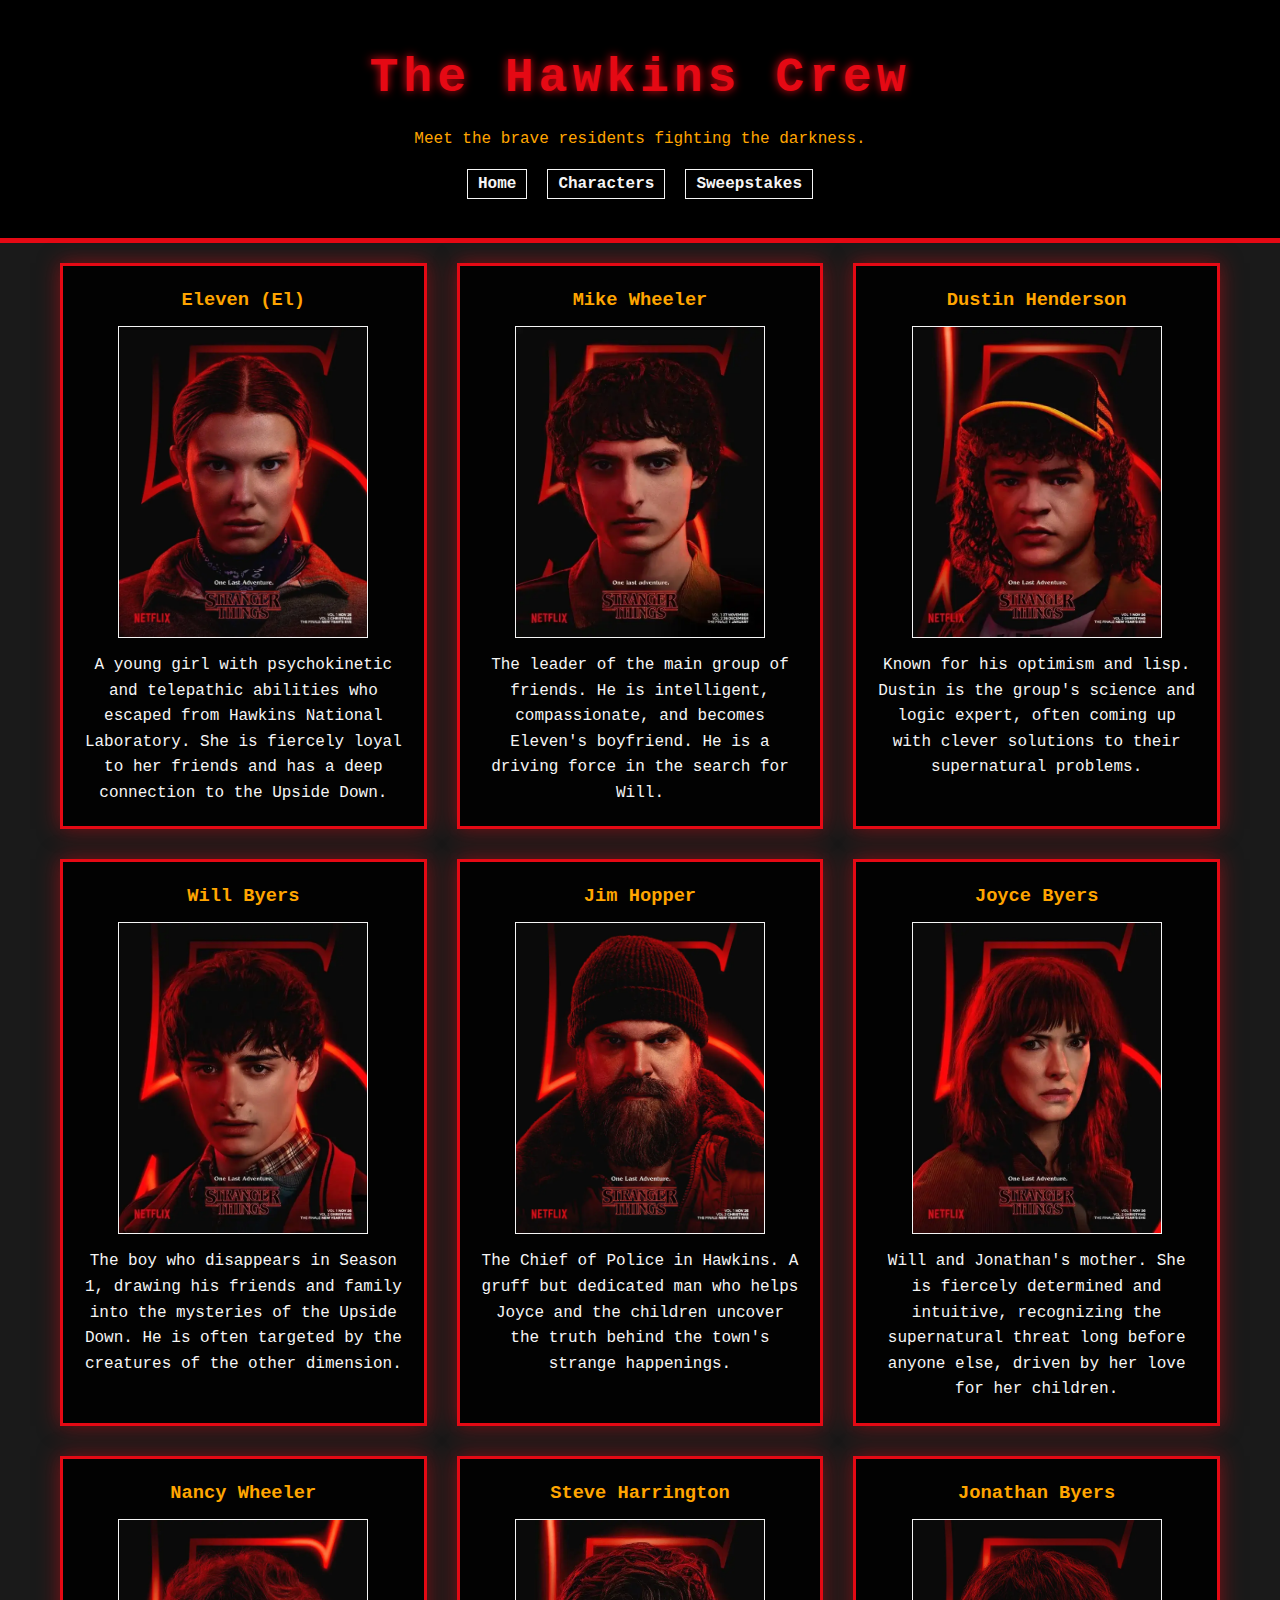
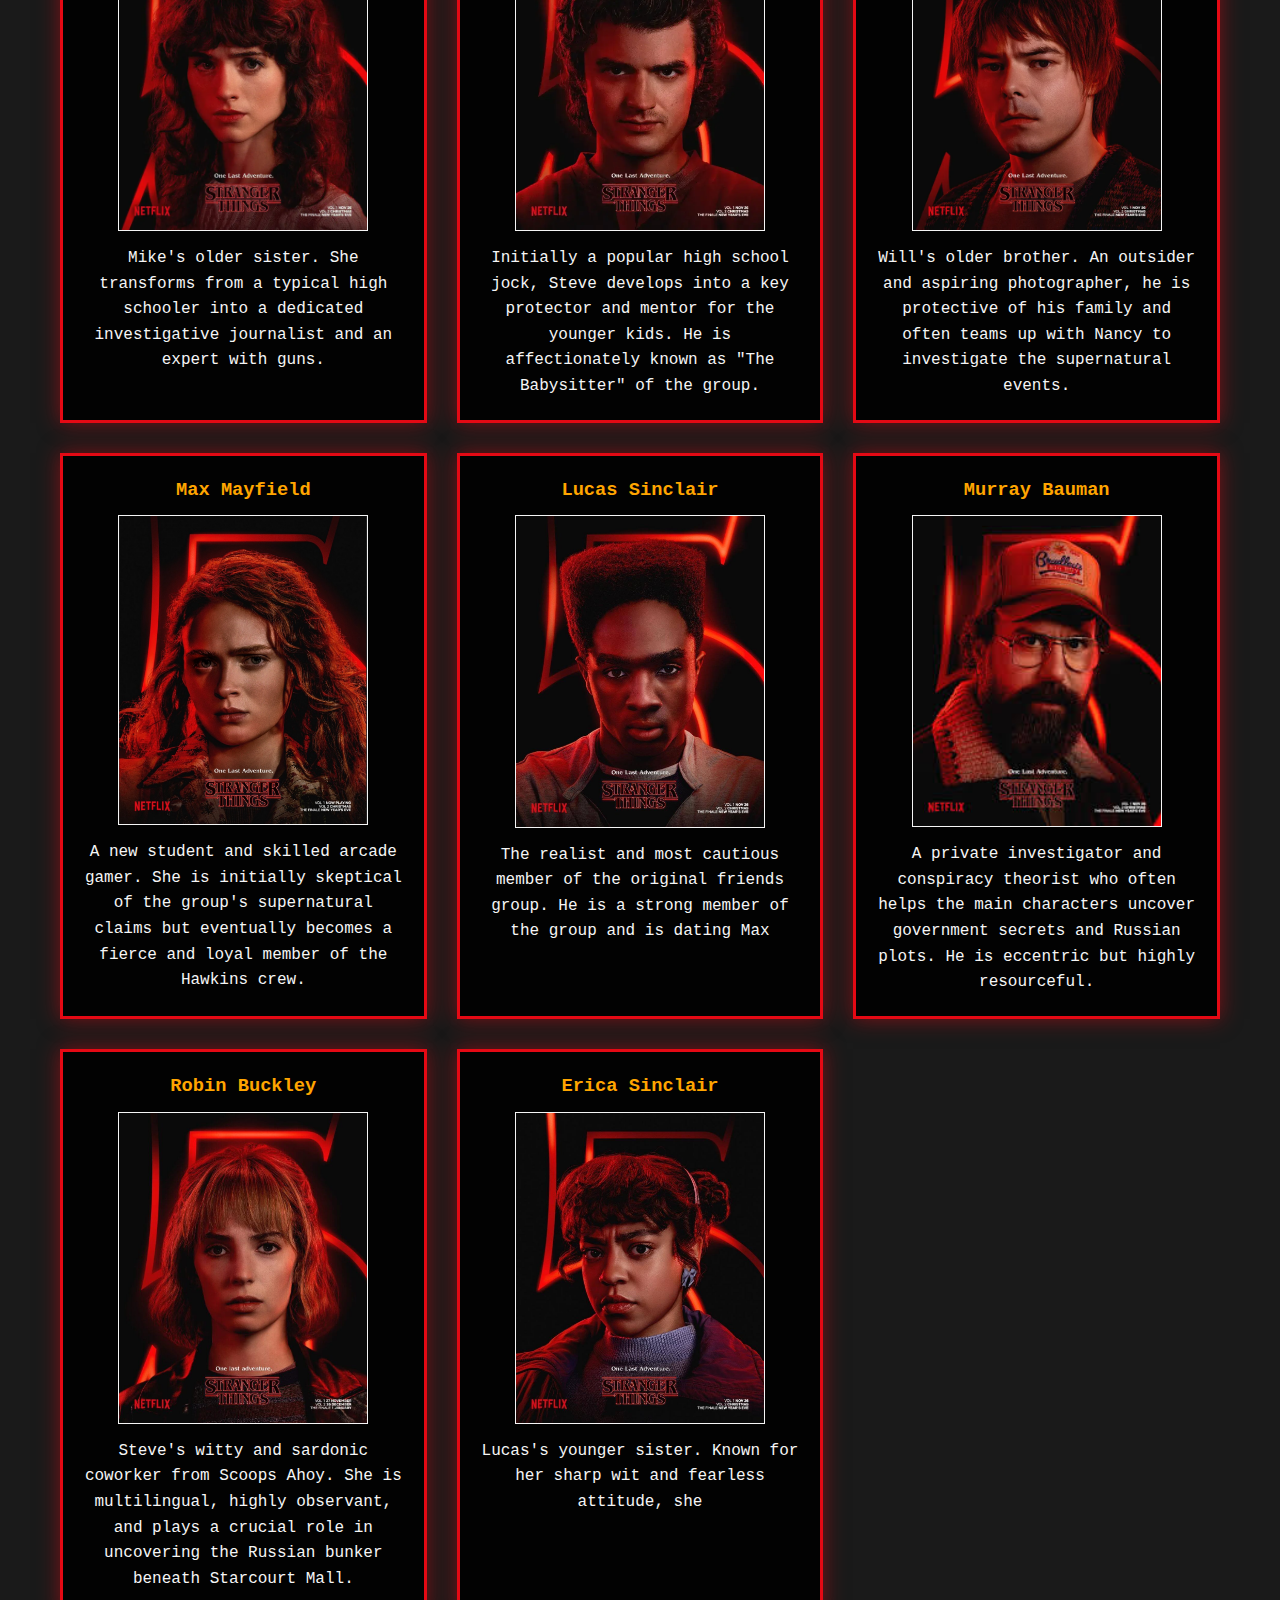
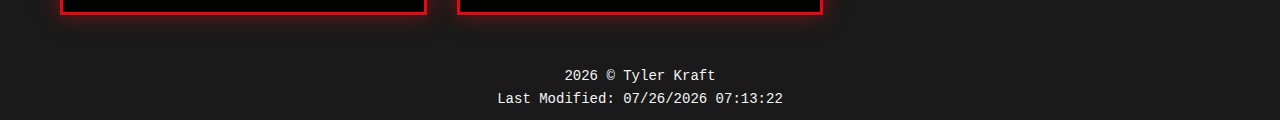
<file: final-project/characters.html>
<!DOCTYPE html>
<html lang="en">
<head>
    <meta charset="UTF-8">
    <meta name="viewport" content="width=device-width, initial-scale=1.0">
    <title>Stranger Things - Characters</title>
    <link rel="stylesheet" href="styles/styles.css">
    <script src="scripts/script.js" defer></script>
</head>
<body>
    <header class="header">
        <h1>The Hawkins Crew</h1>
        <p>Meet the brave residents fighting the darkness.</p>
        <nav>
            <ul>
                <li><a href="strangerthings.html">Home</a></li>
                <li><a href="characters.html">Characters</a></li>
                <li><a href="form.html">Sweepstakes</a></li>
            </ul>
        </nav>
    </header>

    <main class="container">
        <div class="character-grid">
            
            <div class="character-card">
                <h3>Eleven (El)</h3>
                <img src="images/eleven.webp" alt="A photo of Eleven" loading="lazy">
                <p>A young girl with psychokinetic and telepathic abilities who escaped from Hawkins National Laboratory. She is fiercely loyal to her friends and has a deep connection to the Upside Down.</p>
            </div>

            <div class="character-card">
                <h3>Mike Wheeler</h3>
                <img src="images/mike.webp" alt="A photo of Mike Wheeler" loading="lazy">
                <p>The leader of the main group of friends. He is intelligent, compassionate, and becomes Eleven's boyfriend. He is a driving force in the search for Will.</p>
            </div>

            <div class="character-card">
                <h3>Dustin Henderson</h3>
                <img src="images/dustin.webp" alt="A photo of Dustin Henderson" loading="lazy">
                <p>Known for his optimism and lisp. Dustin is the group's science and logic expert, often coming up with clever solutions to their supernatural problems.</p>
            </div>

            <div class="character-card">
                <h3>Will Byers</h3>
                <img src="images/will.webp" alt="A photo of Will Byers" loading="lazy">
                <p>The boy who disappears in Season 1, drawing his friends and family into the mysteries of the Upside Down. He is often targeted by the creatures of the other dimension.</p>
            </div>

            <div class="character-card">
                <h3>Jim Hopper</h3>
                <img src="images/hopper.webp" alt="A photo of Jim Hopper" loading="lazy">
                <p>The Chief of Police in Hawkins. A gruff but dedicated man who helps Joyce and the children uncover the truth behind the town's strange happenings.</p>
            </div>
            
            <div class="character-card">
                <h3>Joyce Byers</h3>
                <img src="images/joyce.webp" alt="A photo of Joyce Byers" loading="lazy">
                <p>Will and Jonathan's mother. She is fiercely determined and intuitive, recognizing the supernatural threat long before anyone else, driven by her love for her children.</p>
            </div>

            <div class="character-card">
                <h3>Nancy Wheeler</h3>
                <img src="images/nancy.webp" alt="A photo of Nancy Wheeler" loading="lazy">
                <p>Mike's older sister. She transforms from a typical high schooler into a dedicated investigative journalist and an expert with guns.</p>
            </div>

            <div class="character-card">
                <h3>Steve Harrington</h3>
                <img src="images/steve.webp" alt="A photo of Steve Harrington" loading="lazy">
                <p>Initially a popular high school jock, Steve develops into a key protector and mentor for the younger kids. He is affectionately known as "The Babysitter" of the group.</p>
            </div>

            <div class="character-card">
                <h3>Jonathan Byers</h3>
                <img src="images/jonathan.webp" alt="A photo of Jonathan Byers" loading="lazy">
                <p>Will's older brother. An outsider and aspiring photographer, he is protective of his family and often teams up with Nancy to investigate the supernatural events.</p>
            </div>

            <div class="character-card">
                <h3>Max Mayfield</h3>
                <img src="images/max.png" alt="A photo of Max Mayfield" loading="lazy">
                <p>A new student and skilled arcade gamer. She is initially skeptical of the group's supernatural claims but eventually becomes a fierce and loyal member of the Hawkins crew.</p>
            </div>

            <div class="character-card">
                <h3>Lucas Sinclair</h3>
                <img src="images/lucas.jpg" alt="A photo of Lucas Sinclair" loading="lazy">
                <p>The realist and most cautious member of the original friends group. He is a strong member of the group and is dating Max</p>
            </div>

            <div class="character-card">
                <h3>Murray Bauman</h3>
                <img src="images/murray.jpeg" alt="A photo of Murray Bauman" loading="lazy">
                <p>A private investigator and conspiracy theorist who often helps the main characters uncover government secrets and Russian plots. He is eccentric but highly resourceful.</p>
            </div>

            <div class="character-card">
                <h3>Robin Buckley</h3>
                <img src="images/robin.jpeg" alt="A photo of Robin Buckley" loading="lazy">
                <p>Steve's witty and sardonic coworker from Scoops Ahoy. She is multilingual, highly observant, and plays a crucial role in uncovering the Russian bunker beneath Starcourt Mall.</p>
            </div>

            <div class="character-card">
                <h3>Erica Sinclair</h3>
                <img src="images/erica.jpg" alt="A photo of Erica Sinclair" loading="lazy">
                <p>Lucas's younger sister. Known for her sharp wit and fearless attitude, she
            </div>
        </div>
    </main>

    <footer>
        <p>
            <span id="currentyear"></span> &copy; Tyler Kraft
        </p>
        <p id="lastModified"></p>
    </footer>
</body>
</html>
</file>
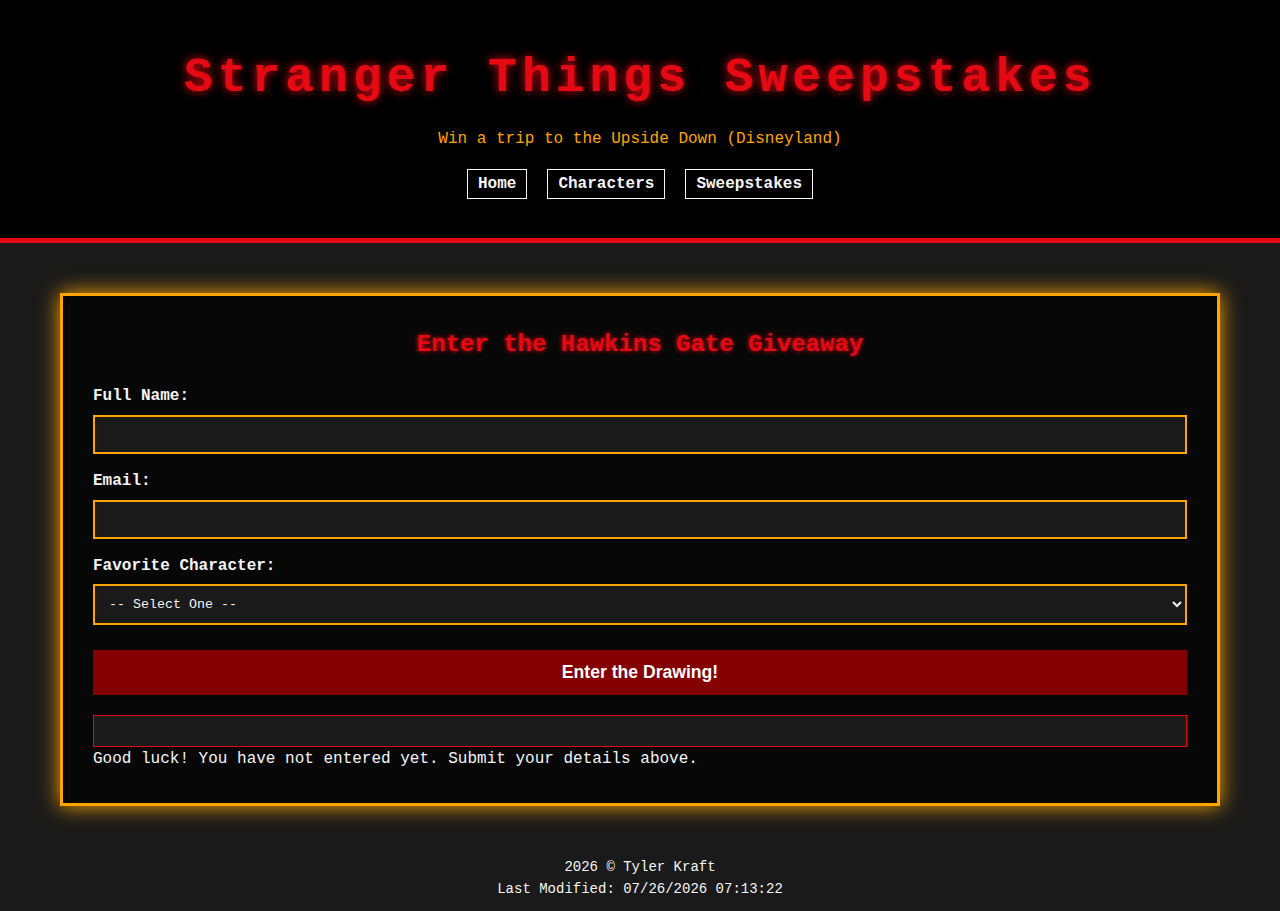
<file: final-project/form.html>
<!DOCTYPE html>
<html lang="en">
<head>
    <meta charset="UTF-8">
    <meta name="viewport" content="width=device-width, initial-scale=1.0">
    <title>Stranger Things Sweepstakes</title>
    <link rel="stylesheet" href="styles/styles.css">
    <link rel="stylesheet" href="styles/form.css">
</head>
<body>
    <header class="header">
        <h1>Stranger Things Sweepstakes</h1>
        <p>Win a trip to the Upside Down (Disneyland)</p>
        <nav>
            <ul>
                <li><a href="strangerthings.html">Home</a></li>
                <li><a href="characters.html">Characters</a></li>
                <li><a href="form.html">Sweepstakes</a></li>
            </ul>
        </nav>
    </header>

    <main class="container">
        <section class="form-section">
            <h2>Enter the Hawkins Gate Giveaway</h2>
            <form id="sweepstakesForm">
                <div class="form-group">
                    <label for="name">Full Name:</label>
                    <input type="text" id="name" name="name" required>
                </div>
                <div class="form-group">
                    <label for="email">Email:</label>
                    <input type="email" id="email" name="email" required>
                </div>
                <div class="form-group">
                    <label for="character">Favorite Character:</label>
                    <select id="character" name="character" required>
                        <option value="">-- Select One --</option>
                        </select>
                </div>
                <button type="submit" id="submitButton">Enter the Drawing!</button>
            </form>
            <div id="output"></div>
            <div id="checkLocalStorage"></div>
        </section>
    </main>
    <script src="scripts/script.js" defer></script>
    <footer>
        <p>
            <span id="currentyear"></span> &copy; Tyler Kraft
        </p>
        <p id="lastModified"></p>
    </footer>

</body>
</html>
</file>
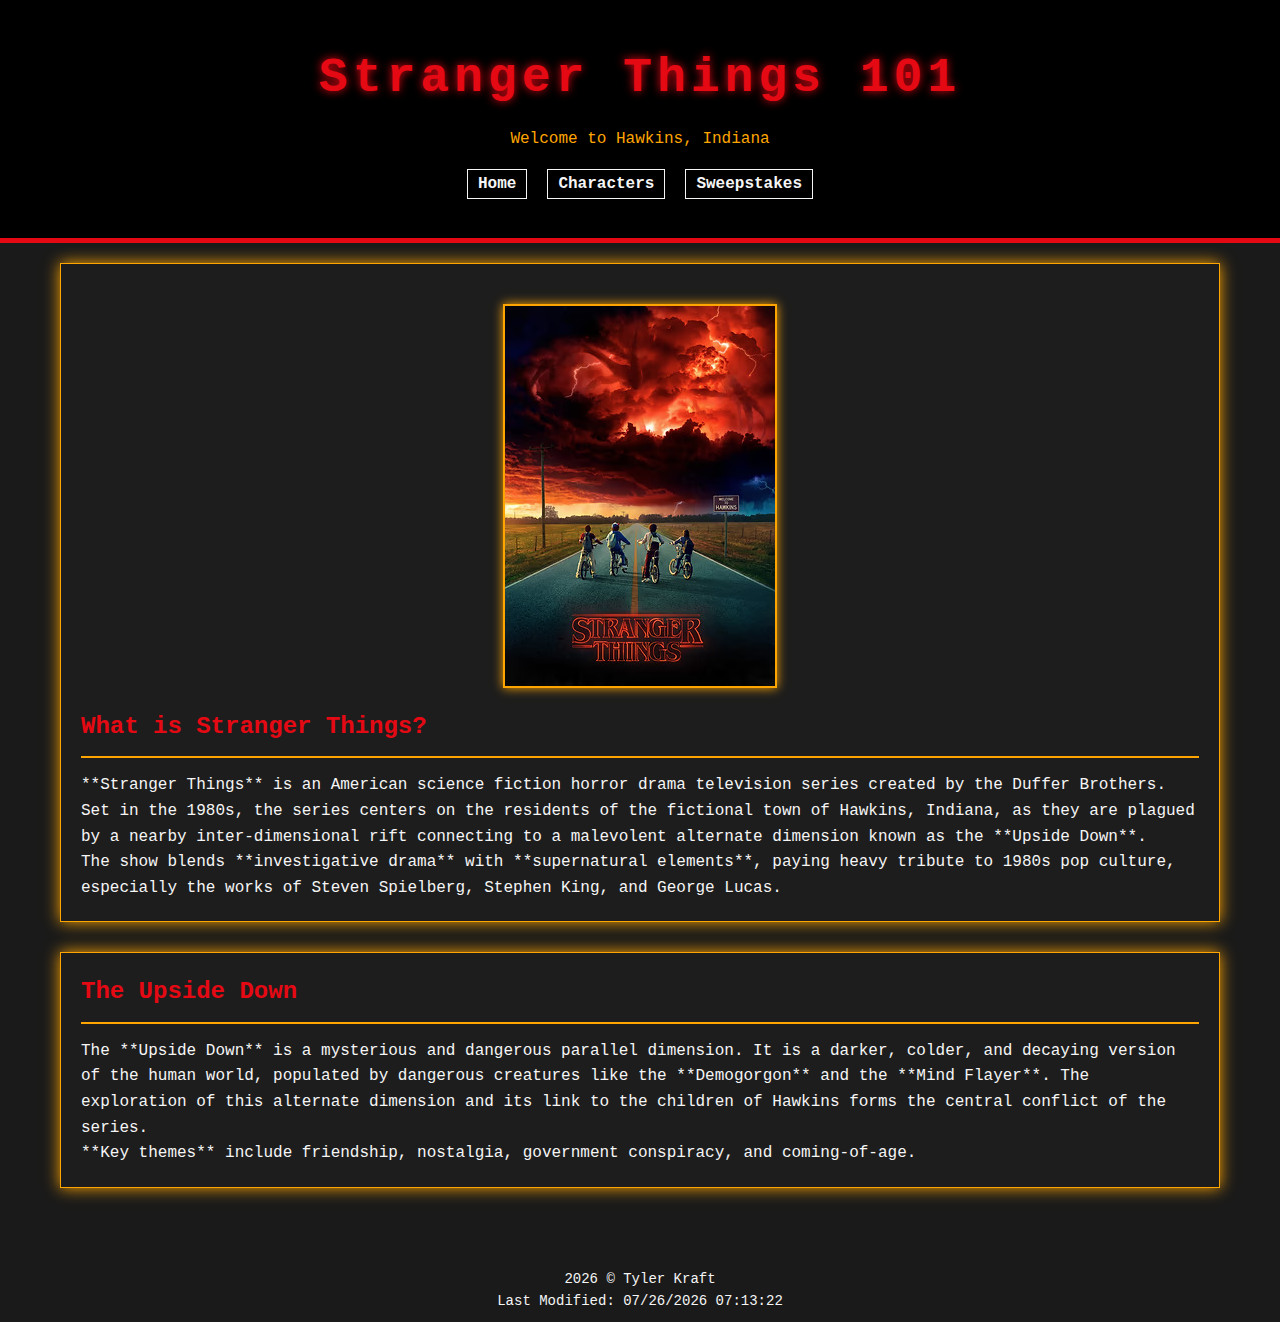
<file: final-project/strangerthings.html>
<!DOCTYPE html>
<html lang="en">
<head>
    <meta charset="UTF-8">
    <meta name="viewport" content="width=device-width, initial-scale=1.0">
    <title>Stranger Things - Welcome to Hawkins</title>
    <link rel="stylesheet" href="styles/styles.css">
    <script src="scripts/script.js" defer></script>
</head>
<body>
    <header class="header">
        <h1>Stranger Things 101</h1>
        <p>Welcome to Hawkins, Indiana</p>
        <nav>
            <ul>
                <li><a href="strangerthings.html">Home</a></li>
                <li><a href="characters.html">Characters</a></li>
                <li><a href="form.html">Sweepstakes</a></li>
            </ul>
        </nav>
    </header>

    <main class="container">
        <section class="st-section">
            <img src="images/poster.jpg" alt="Stranger Things Poster" class="poster" loading="lazy">
            <h2>What is Stranger Things?</h2>
            <p>
                **Stranger Things** is an American science fiction horror drama television series created by the Duffer Brothers. Set in the 1980s, the series centers on the residents of the fictional town of Hawkins, Indiana, as they are plagued by a nearby inter-dimensional rift connecting to a malevolent alternate dimension known as the **Upside Down**.
            </p>
            <p>
                The show blends **investigative drama** with **supernatural elements**, paying heavy tribute to 1980s pop culture, especially the works of Steven Spielberg, Stephen King, and George Lucas.
            </p>
        </section>
        <section class="st-section">
            <h2>The Upside Down</h2>
            <p>
                The **Upside Down** is a mysterious and dangerous parallel dimension. It is a darker, colder, and decaying version of the human world, populated by dangerous creatures like the **Demogorgon** and the **Mind Flayer**. The exploration of this alternate dimension and its link to the children of Hawkins forms the central conflict of the series.
            </p>
            <p>
                **Key themes** include friendship, nostalgia, government conspiracy, and coming-of-age.
            </p>
        </section>
    </main>

    <footer>
        <p>
            <span id="currentyear"></span> &copy; Tyler Kraft
        </p>
        <p id="lastModified"></p>
    </footer>
</body>
</html>
</file>
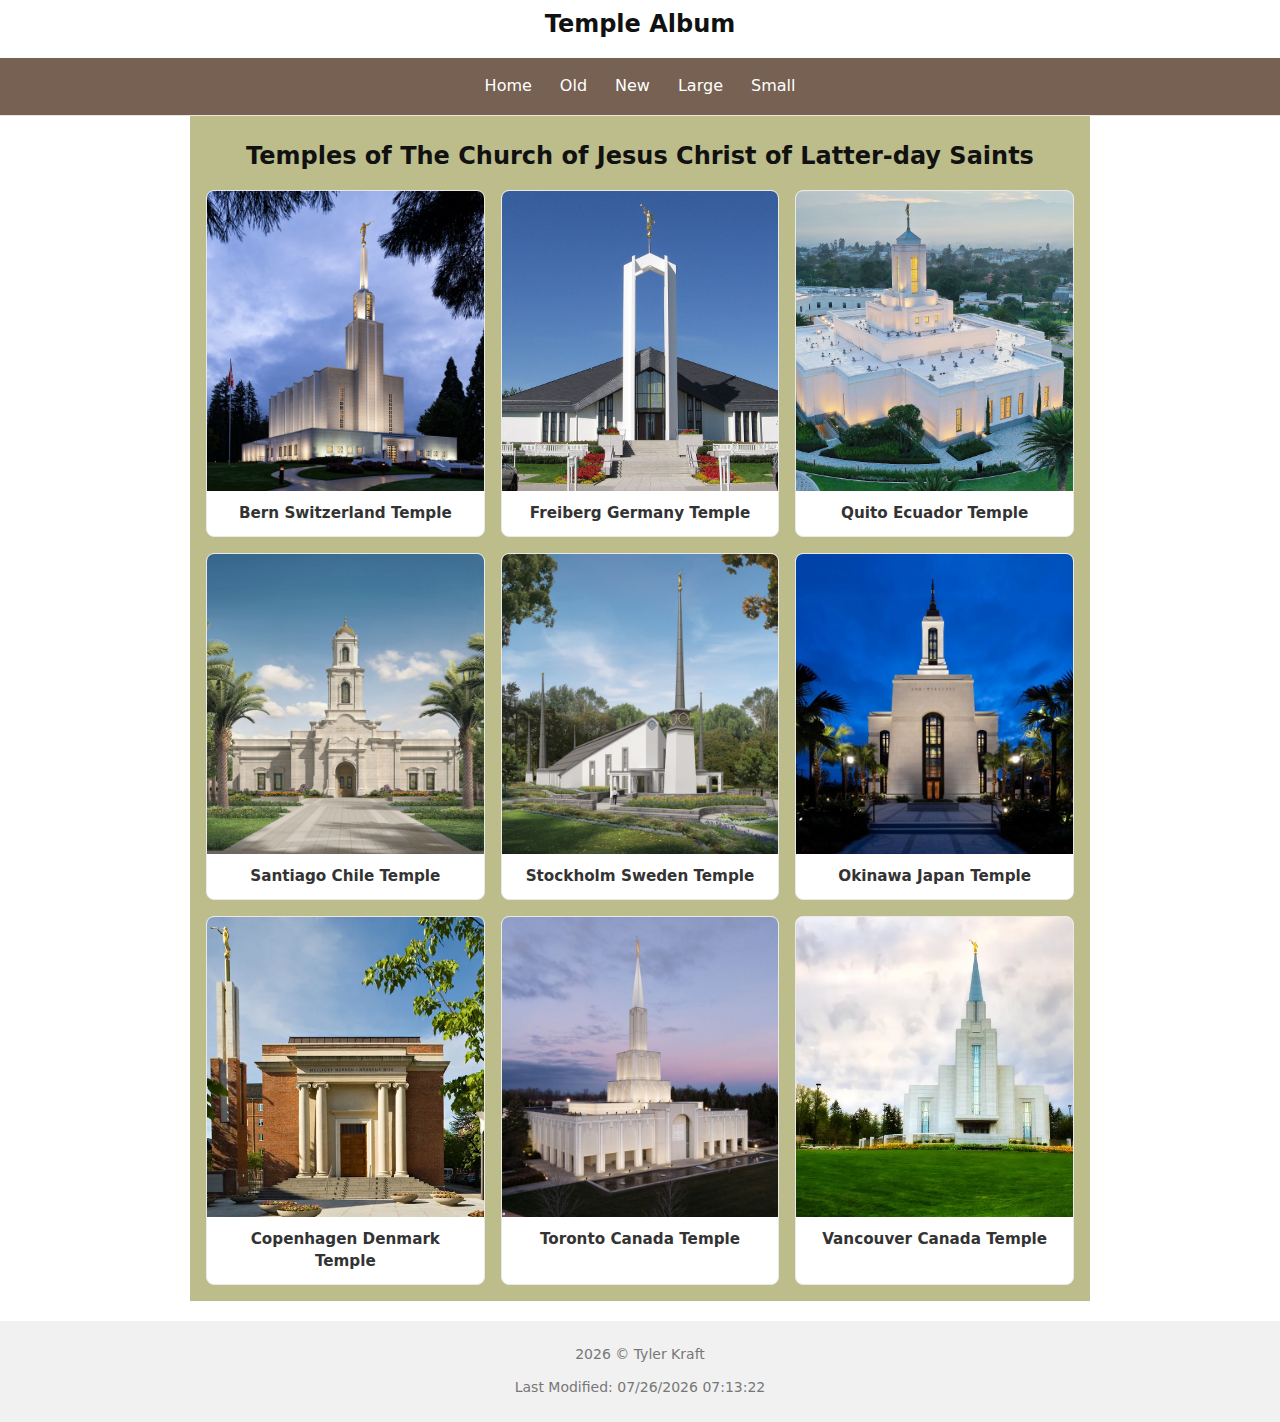
<file: W02/temples.html>
<!DOCTYPE html>
<html lang="en">
<head>
    <meta charset="UTF-8">
    <meta name="viewport" content="width=device-width, initial-scale=1.0">
    <title>Document</title>
    <link rel="stylesheet" href="./styles/temples.css">
    <link rel="stylesheet" href="./styles/temples-large.css">
    <script src="./scripts/temples.js" defer></script>
</head>
<body>
    <header>
        <h1>Temple Album</h1>
        <button id="hamburger">☰</button>
        <nav>
            <a href="#">Home</a>
            <a href="#">Old</a>
            <a href="#">New</a>
            <a href="#">Large</a>
            <a href="#">Small</a>
        </nav>
    </header>
    <main>
        <h1>Temples of The Church of Jesus Christ of Latter-day Saints</h1>
        <section class="temple-gallery">
            <figure class="temple-card">
                <img src="./images/berntemple.jpg" alt="Bern Switzerland Temple">
                <figcaption>Bern Switzerland Temple</figcaption>
            </figure>
            <figure class="temple-card">
                <img src="./images/freibergtemple.jpeg" alt="Freiberg Germany Temple">
                <figcaption>Freiberg Germany Temple</figcaption>
            </figure>
            <figure class="temple-card">
                <img src="./images/quitotemple.jpg" alt="Quito Ecuador Temple">
                <figcaption>Quito Ecuador Temple</figcaption>
            </figure>
            <figure class="temple-card">
                <img src="./images/santiagotemple.jpg" alt="Santiago Chile Temple">
                <figcaption>Santiago Chile Temple</figcaption>
            </figure>
            <figure class="temple-card">
                <img src="./images/stockholmtemple.jpg" alt="Stockholm Sweden Temple">
                <figcaption>Stockholm Sweden Temple</figcaption>
            </figure>
            <figure class="temple-card">
                <img src="./images/okinawatemple.jpg" alt="Okinawa Japan Temple">
                <figcaption>Okinawa Japan Temple</figcaption>
            </figure>
            <figure class="temple-card">
                <img src="./images/copenhagentemple.webp" alt="Copenhagen Temple">
                <figcaption>Copenhagen Denmark Temple</figcaption>
            </figure>
            <figure class="temple-card">
                <img src="./images/torontotemple.jpg" alt="Toronto Canada Temple">
                <figcaption>Toronto Canada Temple</figcaption>
            </figure>
            <figure class="temple-card">
                <img src="./images/vancouvertemple.webp" alt="Vancouver Canada Temple">
                <figcaption>Vancouver Canada Temple</figcaption>
            </figure>
        </section>
    </main>
    <footer>
        <p>
            <span id="currentyear"></span> &copy; Tyler Kraft
        </p>
        <p id="lastModified"></p>
    </footer>
</body>
</html>
</file>
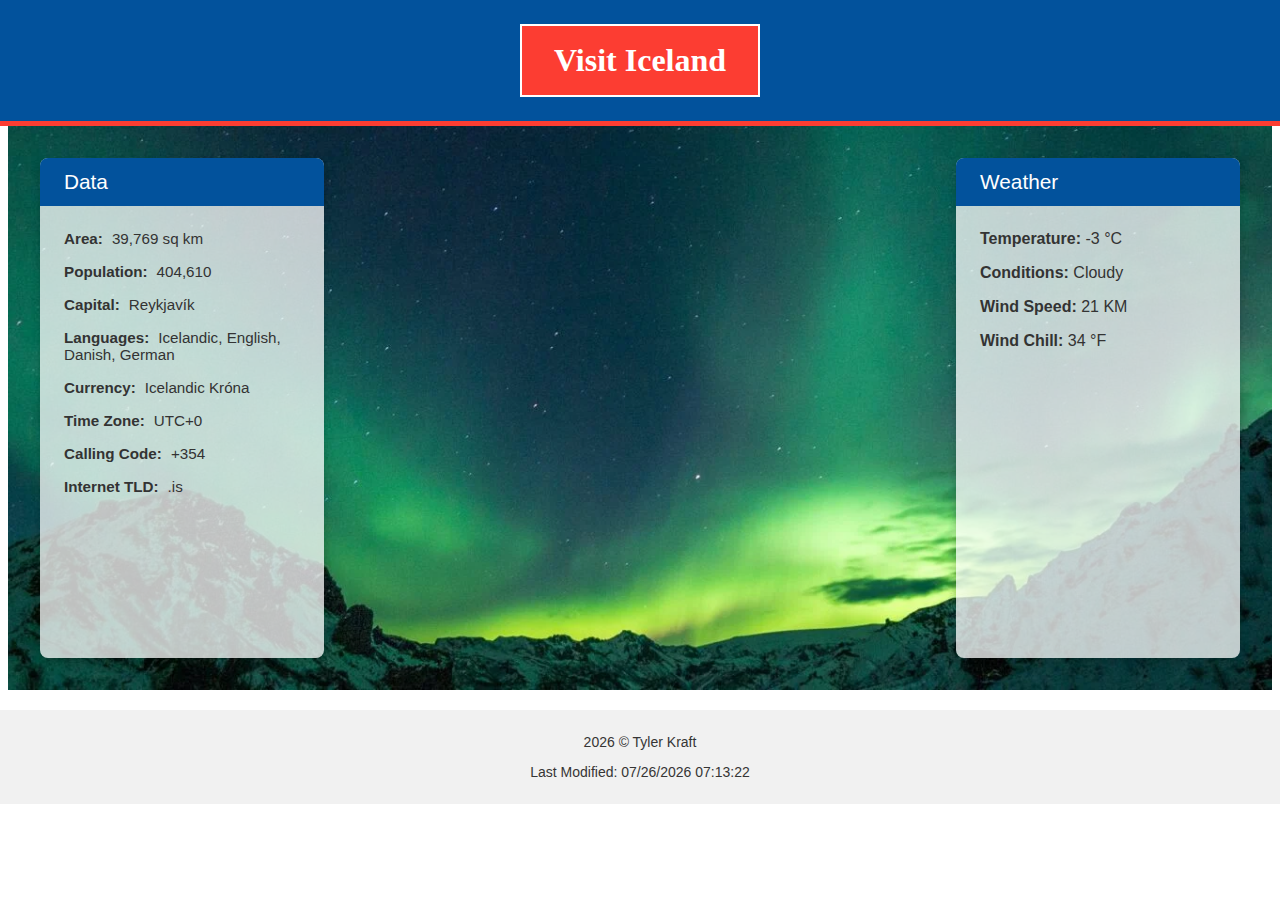
<file: week3/place.html>
<!DOCTYPE html>
<html lang="en">
<head>
    <meta charset="UTF-8">
    <meta name="viewport" content="width=device-width, initial-scale=1.0">
    <title>Visit Iceland: The Land of Fire and Ice</title>
    <link rel="stylesheet" href="styles/main.css">
</head>
<body>
    <header>
        <h1>Visit Iceland</h1>
    </header>

    <main>
        <section class="hero">
                <img src="images/iceland.jpeg" alt="Vibrant Northern Lights over Iceland" loading="lazy" width="800" height="500">
            <div class="hero-text">
                <h2>The Land of Fire and Ice</h2>
            </div>
        </section>
        <section class="weather-card">
            <h2>Weather <span></span></h2> <div class="weather-content">
                <img src="images/reshot-icon-weather-8CKJB9YN7X.svg" alt="Cloudy with sun icon" class="weather-icon-mobile">
                <p><strong>Temperature:</strong> <span id="temp">-3</span> °C</p>
                <p><strong>Conditions:</strong> Cloudy</p>
                <p><strong>Wind Speed:</strong> <span id="wind-speed">21</span> KM</p>
                <p><strong>Wind Chill:</strong> <span id="windchill-value"></span></p>
            </div>
        </section>

        <section class="data-section">
            <h2 class="data-title">Data</h2> <div class="data-content">
                <p class="data-point"><span class="label">Area:</span> <span class="value">39,769 sq km</span></p>
                <p class="data-point"><span class="label">Population:</span> <span class="value">404,610</span></p>
                <p class="data-point"><span class="label">Capital:</span> <span class="value">Reykjavík</span></p>
                <p class="data-point"><span class="label">Languages:</span> <span class="value">Icelandic, English, Danish, German</span></p>
                <p class="data-point"><span class="label">Currency:</span> <span class="value">Icelandic Króna</span></p>
                <p class="data-point"><span class="label">Time Zone:</span> <span class="value">UTC+0</span></p>
                <p class="data-point"><span class="label">Calling Code:</span> <span class="value">+354</span></p>
                <p class="data-point"><span class="label">Internet TLD:</span> <span class="value">.is</span></p>
            </div>
        </section>
        </section>
    </main>

    <footer>
        <p>
            <span id="currentyear"></span> &copy; Tyler Kraft
        </p>
        <p id="lastModified"></p>
    </footer>

    <script src="scripts/main.js" defer></script>
</body>
</html>
</file>
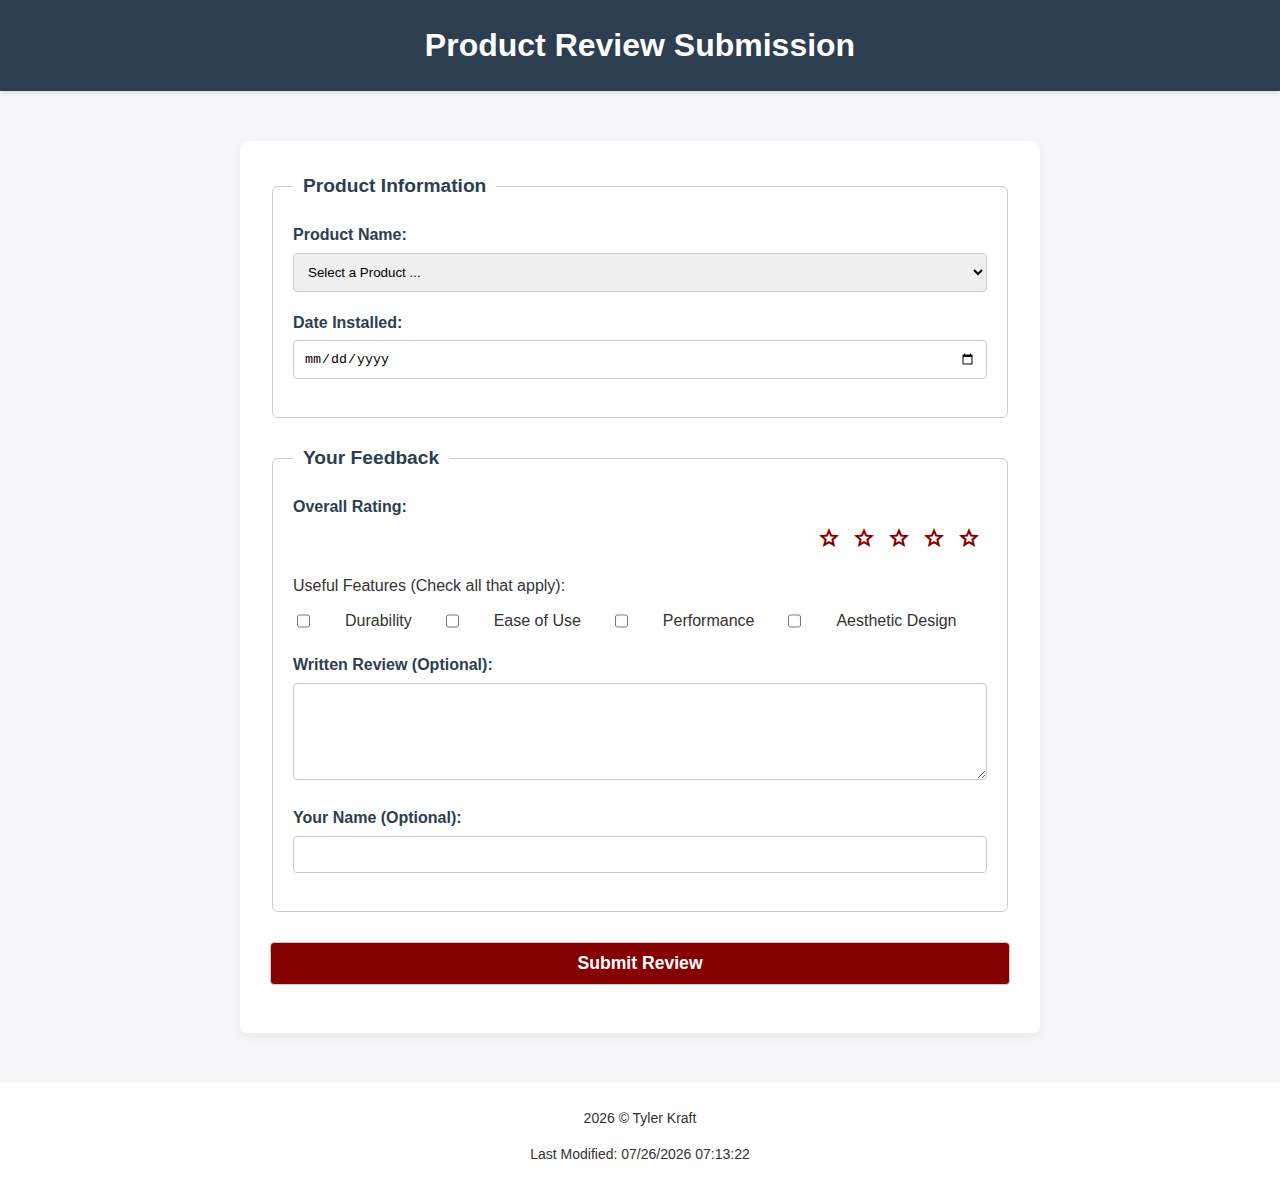
<file: week5/form.html>
<!DOCTYPE html>
<html lang="en">

<head>
    <meta charset="UTF-8">
    <meta name="viewport" content="width=device-width, initial-scale=1.0">
    <title>Product Review Form</title>
    <link rel="stylesheet" href="styles/main.css">
    <link rel="stylesheet" href="https://fonts.googleapis.com/css2?family=Material+Symbols+Outlined:opsz,wght,FILL,GRAD@24,400,0..1,0&icon_names=star"/>
</head>

<body>
    <header>
        <h1>Product Review Submission</h1>
    </header>
    <main>
        <form id="reviewForm" method="get" action="review.html">

            <fieldset>
                <legend>Product Information</legend>

                <div class="form-group">
                    <label for="productName">Product Name:</label>
                    <select id="productName" name="productName" required>
                        <option value="" disabled selected>Select a Product ...</option>
                    </select>
                </div>

                <div class="form-group">
                    <label for="installDate">Date Installed:</label>
                    <input type="date" id="installDate" name="installDate" required>
                </div>
            </fieldset>

            <fieldset>
                <legend>Your Feedback</legend>

                <div class="form-group">
                    <label>Overall Rating:</label>
                    <div class="stars">
                        <input type="radio" id="fivestar" name="stars" value="5" required><span
                            class="material-symbols-outlined">star</span><label for="fivestar">fivestar</label>
                        <input type="radio" id="fourstar" name="stars" value="4" required><span
                            class="material-symbols-outlined">star</span><label for="fourstar">fourstar</label>
                        <input type="radio" id="threestar" name="stars" value="3" required><span
                            class="material-symbols-outlined"> star</span><label for="threestar">threestar</label>
                        <input type="radio" id="twostar" name="stars" value="2" required><span
                            class="material-symbols-outlined"> star</span><label for="twostar">twostar</label>
                        <input type="radio" id="onestar" name="stars" value="1" required><span
                            class="material-symbols-outlined"> star</span><label for="onestar">onestar</label>
                    </div>
                </div>
                <div class="form-group checkbox-group">
                    <label>Useful Features (Check all that apply):</label>
                    <div>
                        <input type="checkbox" id="featureDurability" name="feature" value="Durability">
                        <label for="featureDurability">Durability</label>

                        <input type="checkbox" id="featureEaseOfUse" name="feature" value="Ease of Use">
                        <label for="featureEaseOfUse">Ease of Use</label>

                        <input type="checkbox" id="featurePerformance" name="feature" value="Performance">
                        <label for="featurePerformance">Performance</label>

                        <input type="checkbox" id="featureDesign" name="feature" value="Aesthetic Design">
                        <label for="featureDesign">Aesthetic Design</label>
                    </div>
                </div>

                <div class="form-group">
                    <label for="writtenReview">Written Review (Optional):</label>
                    <textarea id="writtenReview" name="writtenReview" rows="5"></textarea>
                </div>

                <div class="form-group">
                    <label for="userName">Your Name (Optional):</label>
                    <input type="text" id="userName" name="userName">
                </div>
            </fieldset>

            <div class="form-group submit-group">
                <input type="submit" value="Submit Review" class="submit-button">
            </div>

        </form>
    </main>
    <footer>
        <p>
            <span id="currentyear"></span> &copy; Tyler Kraft
        </p>
        <p id="lastModified"></p>
    </footer>
    <script src="scripts/main.js"></script>
</body>

</html>
</file>
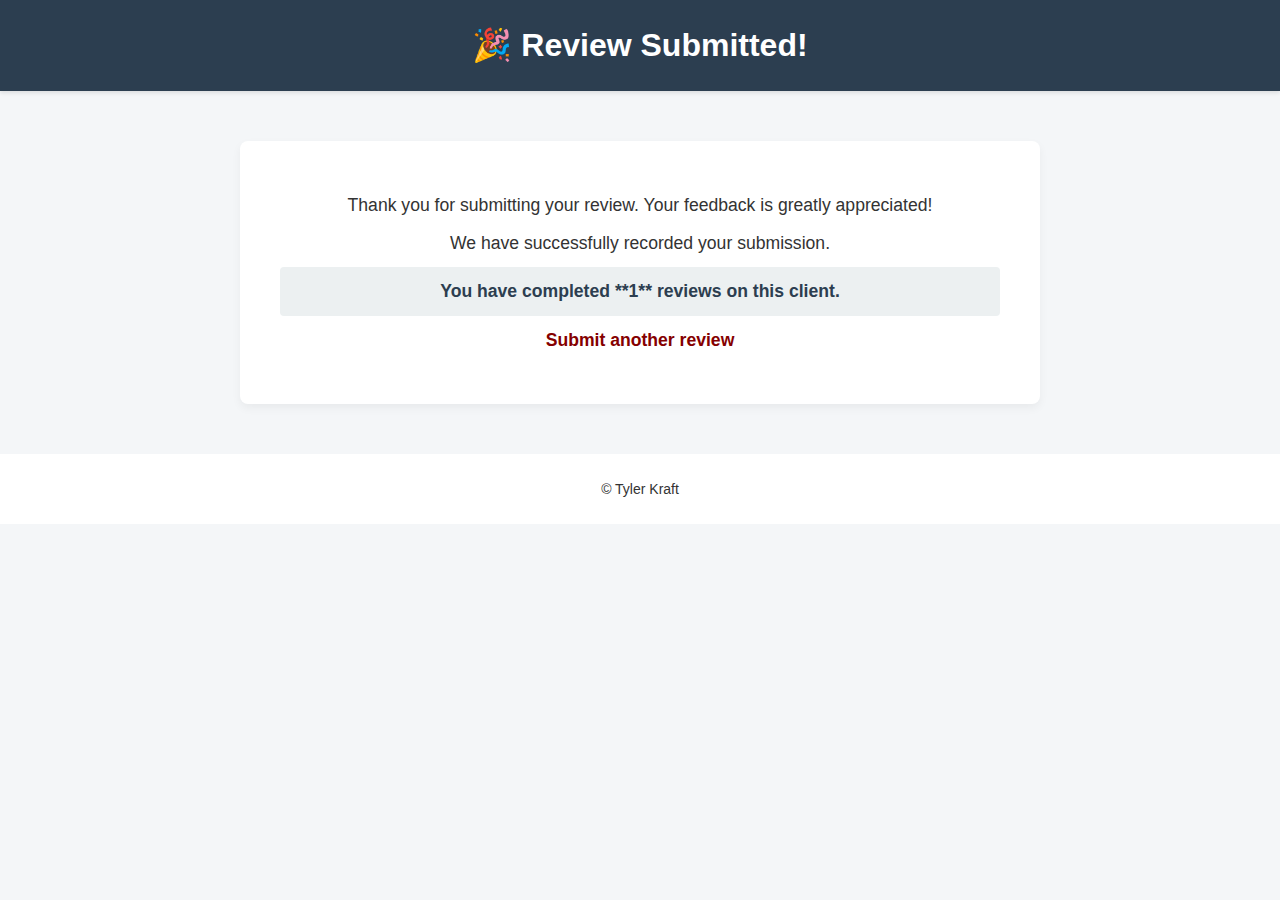
<file: week5/review.html>
<!DOCTYPE html>
<html lang="en">
<head>
    <meta charset="UTF-8">
    <meta name="viewport" content="width=device-width, initial-scale=1.0">
    <title>Review Confirmation</title>
    <link rel="stylesheet" href="styles/main.css">
</head>
<body>
    <header>
        <h1>🎉 Review Submitted!</h1>
    </header>
    <main>
        <div class="confirmation-message">
            <p>Thank you for submitting your review. Your feedback is greatly appreciated!</p>
            <p>We have successfully recorded your submission.</p>
            <p id="reviewCountDisplay" class="count-display">You have completed **0** reviews on this client.</p>
            <p><a href="form.html">Submit another review</a></p>
        </div>
    </main>
    <footer>
        <p>
            <span id="currentyear"></span> &copy; Tyler Kraft
        </p>
        <p id="lastModified"></p>
    </footer>
    <script>
        document.addEventListener('DOMContentLoaded', function() {
        const countDisplay = document.getElementById('reviewCountDisplay');
        let reviewCount = localStorage.getItem('reviewCount');

        reviewCount = reviewCount ? parseInt(reviewCount) + 1 : 1;
        localStorage.setItem('reviewCount', reviewCount);

        countDisplay.innerHTML = `You have completed **${reviewCount}** reviews on this client.`;
    });</script>
</body>
</html>
</file>
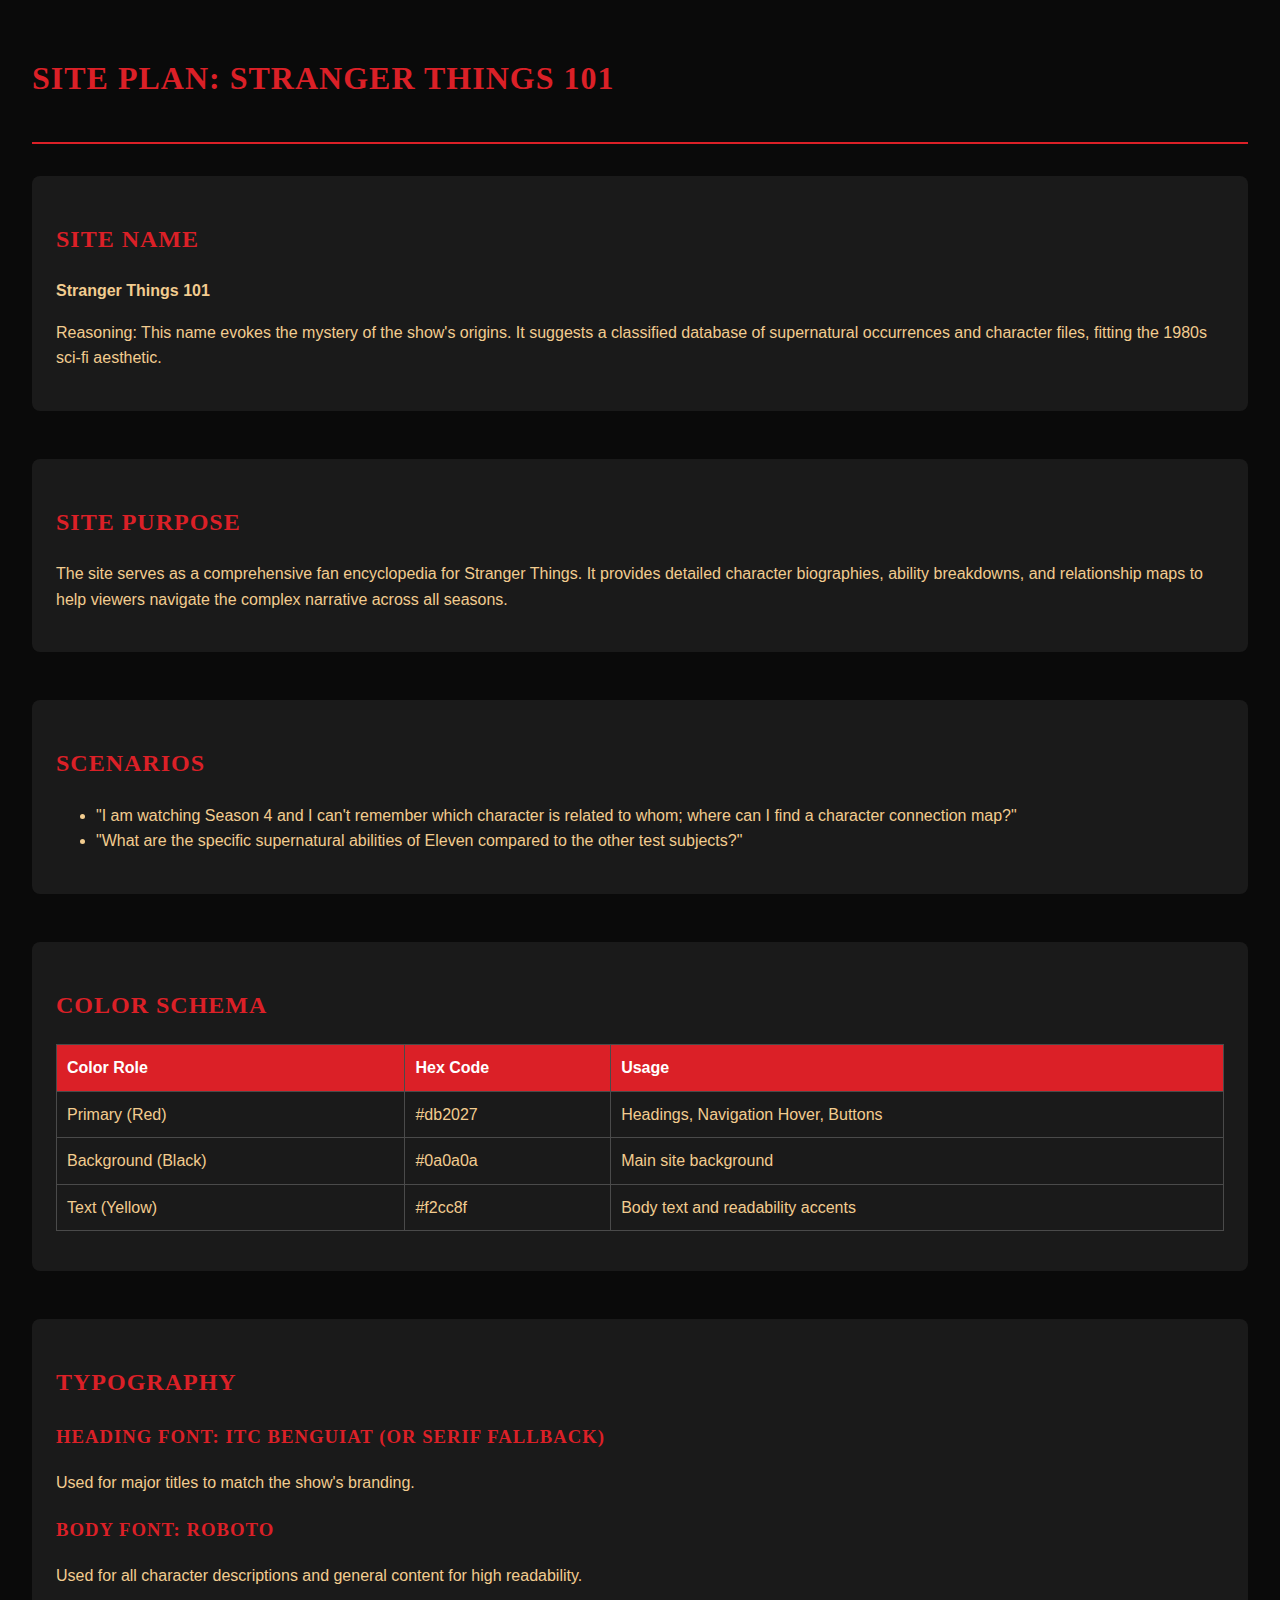
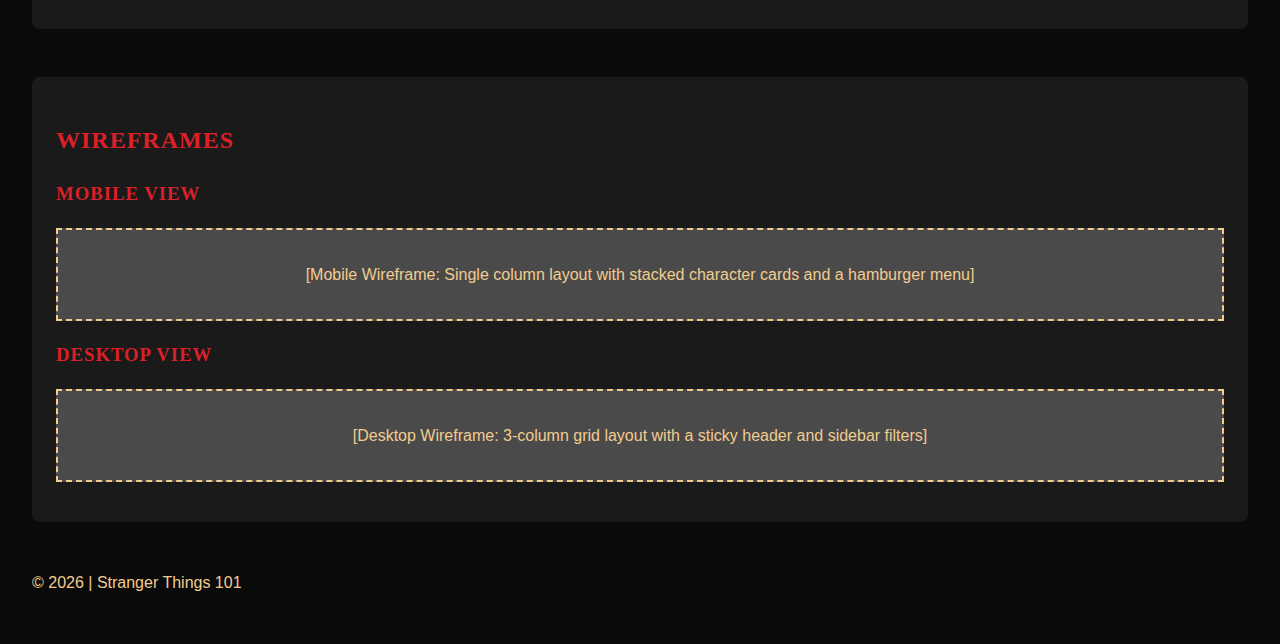
<file: week6/siteplan.html>
<!DOCTYPE html>
<html lang="en">
<head>
    <meta charset="UTF-8">
    <meta name="viewport" content="width=device-width, initial-scale=1.0">
    <title>Site Plan | Stranger Things 101</title>
    <style>
        :root {
            --primary-color: #db2027;
            --secondary-color: #f2cc8f;
            --bg-color: #0a0a0a;
            --accent-grey: #4a4a4a;
        }

        body {
            font-family: sans-serif;
            line-height: 1.6;
            background-color: var(--bg-color);
            color: var(--secondary-color);
            margin: 0;
            padding: 2rem;
        }

        header {
            border-bottom: 2px solid var(--primary-color);
            margin-bottom: 2rem;
            padding-bottom: 1rem;
        }

        h1, h2, h3 {
            font-family: serif;
            color: var(--primary-color);
            text-transform: uppercase;
            letter-spacing: 1px;
        }

        section {
            margin-bottom: 3rem;
            background-color: #1a1a1a;
            padding: 1.5rem;
            border-radius: 8px;
        }

        table {
            width: 100%;
            border-collapse: collapse;
            margin: 1rem 0;
        }

        th, td {
            border: 1px solid var(--accent-grey);
            padding: 10px;
            text-align: left;
        }

        th {
            background-color: var(--primary-color);
            color: white;
        }

        .wireframe-placeholder {
            background: var(--accent-grey);
            padding: 2rem;
            text-align: center;
            border: 2px dashed var(--secondary-color);
            margin: 1rem 0;
        }
    </style>
</head>
<body>

    <header>
        <h1>Site Plan: Stranger Things 101</h1>
    </header>

    <main>
        <section>
            <h2>Site Name</h2>
            <p><strong>Stranger Things 101</strong></p>
            <p>Reasoning: This name evokes the mystery of the show's origins. It suggests a classified database of supernatural occurrences and character files, fitting the 1980s sci-fi aesthetic.</p>
        </section>

        <section>
            <h2>Site Purpose</h2>
            <p>The site serves as a comprehensive fan encyclopedia for Stranger Things. It provides detailed character biographies, ability breakdowns, and relationship maps to help viewers navigate the complex narrative across all seasons.</p>
        </section>

        <section>
            <h2>Scenarios</h2>
            <ul>
                <li>"I am watching Season 4 and I can't remember which character is related to whom; where can I find a character connection map?"</li>
                <li>"What are the specific supernatural abilities of Eleven compared to the other test subjects?"</li>
            </ul>
        </section>

        <section>
            <h2>Color Schema</h2>
            <table>
                <tr>
                    <th>Color Role</th>
                    <th>Hex Code</th>
                    <th>Usage</th>
                </tr>
                <tr>
                    <td>Primary (Red)</td>
                    <td>#db2027</td>
                    <td>Headings, Navigation Hover, Buttons</td>
                </tr>
                <tr>
                    <td>Background (Black)</td>
                    <td>#0a0a0a</td>
                    <td>Main site background</td>
                </tr>
                <tr>
                    <td>Text (Yellow)</td>
                    <td>#f2cc8f</td>
                    <td>Body text and readability accents</td>
                </tr>
            </table>
        </section>

        <section>
            <h2>Typography</h2>
            <h3>Heading Font: ITC Benguiat (or Serif fallback)</h3>
            <p>Used for major titles to match the show's branding.</p>
            <h3>Body Font: Roboto</h3>
            <p>Used for all character descriptions and general content for high readability.</p>
        </section>

        <section>
            <h2>Wireframes</h2>
            <h3>Mobile View</h3>
            <div class="wireframe-placeholder">
                [Mobile Wireframe: Single column layout with stacked character cards and a hamburger menu]
            </div>
            <h3>Desktop View</h3>
            <div class="wireframe-placeholder">
                [Desktop Wireframe: 3-column grid layout with a sticky header and sidebar filters]
            </div>
        </section>
    </main>

    <footer>
        <p>&copy; 2026 | Stranger Things 101</p>
    </footer>

</body>
</html>
</file>
<file: final-project/styles/styles.css>
/* --- Global Styles and Theme Setup --- */
:root {
    --st-red: #E50914; /* Stranger Things title red */
    --st-dark-bg: #1A1A1A; /* Dark background for contrast */
    --st-text-light: #F5F5F5; /* Light text for high contrast */
    --st-accent: #FFA500; /* Subtle orange/amber for accents (retro feel) */
    --st-font-stack: 'Courier New', Courier, monospace;
}

* {
    box-sizing: border-box;
    margin: 0;
    padding: 0;
}

body {
    font-family: var(--st-font-stack);
    background-color: var(--st-dark-bg);
    color: var(--st-text-light);
    line-height: 1.6;
}

.container {
    max-width: 1200px;
    margin: 0 auto;
    padding: 20px;
}

/* --- Header and Navigation --- */
.header {
    background-color: #000000;
    padding: 40px 20px;
    text-align: center;
    border-bottom: 5px solid var(--st-red);
}

.header h1 {
    color: var(--st-red);
    font-size: 3em;
    text-shadow: 0 0 10px var(--st-red);
    margin-bottom: 10px;
    letter-spacing: 5px;
}

.header p {
    color: var(--st-accent);
    margin-bottom: 20px;
}

nav ul {
    list-style: none;
    display: flex;
    justify-content: center;
    gap: 20px;
}

nav a {
    color: var(--st-text-light);
    text-decoration: none;
    font-weight: bold;
    padding: 5px 10px;
    border: 1px solid var(--st-text-light);
    transition: background-color 0.3s, color 0.3s, border-color 0.3s;
}

nav a:hover {
    background-color: var(--st-red);
    color: var(--st-dark-bg);
    border-color: var(--st-red);
}

/* --- Section Styling --- */
.st-section {
    padding: 20px;
    margin-bottom: 30px;
    border: 1px solid var(--st-accent);
    background-color: rgba(30, 30, 30, 0.8); /* Slight transparency */
    box-shadow: 0 0 15px var(--st-accent);
}

.st-section h2 {
    color: var(--st-red);
    border-bottom: 2px solid var(--st-accent);
    padding-bottom: 10px;
    margin-bottom: 15px;
}
.poster {
    display: block;
    margin: 20px auto;
    max-width: 100%;
    height: auto;
    border: 2px solid var(--st-accent);
    box-shadow: 0 0 10px var(--st-accent);
}

/* --- Character Grid and Cards --- */
.character-grid {
    display: grid;
    grid-template-columns: repeat(auto-fit, minmax(300px, 1fr));
    gap: 30px;
}

.character-card {
    background-color: rgba(0, 0, 0, 0.9);
    padding: 20px;
    border: 3px solid var(--st-red);
    box-shadow: 0 0 20px rgba(229, 9, 20, 0.5);
    text-align: center;
}

.character-card h3 {
    color: var(--st-accent);
    margin-bottom: 10px;
}

.character-card img {
    width: 100%;
    max-width: 250px;
    height: auto;
    border: 1px solid var(--st-text-light);
    margin-bottom: 15px;
    object-fit: cover;
    display: block; /* Important for proper lazy loading block behavior */
    margin-left: auto;
    margin-right: auto;
}

/* --- Footer --- */
footer {
    text-align: center;
    padding: 10px 0;
    margin-top: 20px;
}

footer p {
    font-size: 14px;
}

/* --- Mobile Responsiveness (Media Query) --- */
@media (max-width: 600px) {
    .header h1 {
        font-size: 2em;
        letter-spacing: 3px;
    }
    
    nav ul {
        flex-direction: column;
        gap: 10px;
    }

    nav a {
        display: block; /* Full width button on mobile */
    }

    /* The character-grid will stack cards automatically due to auto-fit/minmax */
}
</file>
<file: final-project/styles/form.css>
:root {
            --st-red: #E50914; 
            --st-dark-bg: #1A1A1A; 
            --st-text-light: #F5F5F5; 
            --st-accent: #FFA500; 
            --st-font-stack: 'Courier New', Courier, monospace;
        }

        /* Form Specific Styling */
        .form-section {
            background-color: rgba(0, 0, 0, 0.7);
            padding: 30px;
            margin-top: 30px;
            border: 3px solid var(--st-accent);
            box-shadow: 0 0 20px var(--st-accent);
        }
        .form-section h2 {
            color: var(--st-red);
            text-shadow: 0 0 5px var(--st-red);
            margin-bottom: 20px;
            text-align: center;
        }
        .form-group {
            margin-bottom: 15px;
        }
        label {
            display: block;
            margin-bottom: 5px;
            color: var(--st-text-light);
            font-weight: bold;
        }
        input[type="text"], input[type="email"], select {
            width: 100%;
            padding: 10px;
            border: 2px solid var(--st-accent);
            background-color: var(--st-dark-bg);
            color: var(--st-text-light);
            font-family: var(--st-font-stack);
        }
        button {
            background-color: #850000;
            color: white;
            border: none;
            padding: 12px 20px;
            cursor: pointer;
            font-size: 1.1em;
            font-weight: bold;
            width: 100%;
            margin-top: 10px;
            transition: background-color 0.3s, box-shadow 0.3s;
        }
        button:hover {
            background-color: var(--st-accent);
            box-shadow: 0 0 10px var(--st-red);
        }
        #output {
            margin-top: 20px;
            padding: 15px;
            background-color: rgba(30, 30, 30, 0.9);
            border: 1px solid var(--st-red);
            color: var(--st-text-light);
            font-size: 1em;
        }
        .error {
            color: var(--st-red);
            font-weight: bold;
            margin-top: 10px;
        }

        /* Mobile Adjustments */
        @media (max-width: 650px) {
            .header h1 {
                font-size: 2em;
            }
        }
</file>
<file: W02/styles/temples-large.css>
@media (min-width: 768px) {
    .main-column {
        grid-template-columns: repeat(2, 1fr);
    }

    /* temple gallery uses 2 columns on medium screens */
    .temple-gallery {
        grid-template-columns: repeat(2, 1fr);
    }

    /* limit temple card image height (target only temple images) */
    .temple-card img {
        height: 240px;
        object-fit: cover;
    }

    /* Show navigation on larger screens */
    nav {
        display: flex !important;
        flex-direction: row;
        position: static;
        align-items: center;
        justify-content: center;
        gap: 0.75rem;
        padding: 0.75rem 1rem;
        width: auto;
        margin: 0;
        border-bottom: 1px solid #e6e6e6;
    }

    nav a {
        padding: 0.35rem 0.5rem;
        border-bottom: none;
    }

    nav a:last-child {
        border-bottom: none;
    }

    /* Hide hamburger button on larger screens */
    #hamburger {
        display: none;
    }

    header {
        position: static;
    }
}

@media (min-width: 1024px) {
    .main-column {
        grid-template-columns: repeat(3, 1fr);
    }

    /* temple gallery uses 3 columns on large screens */
    .temple-gallery {
        grid-template-columns: repeat(3, 1fr);
    }

    .temple-card img {
        height: 300px;
        object-fit: cover;
    }
}
</file>
<file: week3/styles/main.css>
:root {
    --primary-color: #02529C;
    --secondary-color: #FFFFFF;
    --accent-color: #FC3D32;
    --text-color: #333;
    --heading-font: 'Georgia', serif;
    --body-font: 'Arial', sans-serif;
    --mobile-width: 599px;
    --grid-gap: 2rem; 
    --content-bg: rgba(255, 255, 255, 0.75);
    --data-text-color: #333;
}


body {
    font-family: var(--body-font);
    margin: 0;
    color: var(--text-color);
    background-color: var(--secondary-color);
}

header {
    background-color: var(--primary-color);
    color: var(--secondary-color);
    padding: 1rem;
    text-align: center;
    border-bottom: 5px solid var(--accent-color);
}

header h1 {
    font-family: var(--heading-font);
    margin: 0.5rem 0;
    padding: 0.5rem 1rem;
    border: 2px solid var(--secondary-color);
    display: inline-block;
    background-color: var(--accent-color);
}

nav {
    margin-bottom: 1rem;
}

nav a {
    color: var(--secondary-color);
    text-decoration: none;
    padding: 0.5rem 1rem;
    display: inline-block;
}

main {
    position: relative;
    padding: 1rem;
    max-width: 1200px;
    margin: 0 auto;
    min-height: 500px;
    display: flex;
    flex-direction: column;
    gap: 1rem;
    background-color: transparent;
    box-shadow: none;
}

.hero {
    position: absolute;
    top: 0;
    left: 0;
    width: 100%;
    height: 100%;
    z-index: -1;
    margin: 0;
    border: none;
    box-shadow: none;
}

.hero picture, .hero img {
    width: 100%;
    height: 100%;
    object-fit: cover;
}

.hero-text {
    display: none;
}

.data-section {
    background-color: var(--content-bg);
    z-index: 1;
    position: relative;
    border: none;
    padding: 0;
    box-shadow: 0 4px 8px rgba(0, 0, 0, 0.2);
    border-radius: 8px;
    overflow: hidden;
}

.data-section .data-title {
    background-color: var(--primary-color);
    color: var(--secondary-color);
    padding: 0.75rem 1.5rem;
    margin: 0;
    font-size: 1.3rem;
    font-weight: normal;
    text-align: left;
}

.data-section .data-content {
    padding: 1.5rem; 
    display: grid;
    grid-template-columns: 1fr;
    gap: 1rem;
    text-align: left;
}

.data-section .data-point {
    padding: 0; 
    margin: 0;
    text-align: left;
    color: var(--data-text-color);
    font-size: 0.95rem;
}

.data-section .data-point .label {
    font-weight: bold;
    color: var(--data-text-color);
}

.data-section .data-point .value {
    font-weight: normal;
    margin-left: 0.3rem;
    color: var(--data-text-color);
}
.weather-card {
    background-color: var(--content-bg);
    z-index: 1;
    position: relative;
    border: none;
    padding: 0;
    box-shadow: 0 4px 8px rgba(0, 0, 0, 0.2);
    border-radius: 8px;
    overflow: hidden;
}

.weather-card h2 {
    background-color: var(--primary-color);
    color: var(--secondary-color);
    padding: 0.75rem 1.5rem;
    margin: 0;
    font-size: 1.3rem;
    font-weight: normal;
    text-align: left;
    position: relative;
    padding-right: 40px;
}

.weather-card h2 span::after {
    position: absolute;
    top: 50%;
    right: 1.5rem;
    transform: translateY(-50%);
    width: 20px;
    height: 20px;
    border: 1px solid var(--secondary-color);
    display: flex;
    justify-content: center;
    align-items: center;
    font-weight: bold;
    font-size: 0.8em;
    background-color: var(--accent-color);
    color: var(--secondary-color);
    border-radius: 4px;
}

.weather-card .weather-content {
    padding: 1.5rem;
    display: grid;
    grid-template-columns: 1fr;
    gap: 1rem;
    text-align: left;
}

.weather-content p {
    margin: 0;
    color: var(--data-text-color);
}

.weather-content p strong {
    color: var(--data-text-color);
    font-weight: bold;
}

.weather-icon-mobile {
    width: 50px;
    height: 50px;
    margin: 0 auto 1rem;
    display: block; 
}

footer {
    background-color: #f1f1f1;
    text-align: center;
    padding: 10px 0;
    margin-top: 20px;
}
footer p {
    color: #363535;
    font-size: 14px;
}
@media (min-width: 600px) {
    main {
        display: grid;
        grid-template-columns: 1fr 2fr 1fr;
        grid-template-areas:
            "data . weather";
        gap: var(--grid-gap);
        padding: 2rem;
    }
    .weather-icon-mobile {
        display: none;
    }

    .hero {
        grid-area: unset;
        grid-column: unset;
    }

    .data-section {
        grid-area: data;
    }

    .weather-card {
        grid-area: weather;
    }

    header h1 {
        padding: 1rem 2rem;
    }

    .weather-content {
        grid-template-columns: 1fr;
        text-align: left;
    }
}
</file>
<file: week5/styles/main.css>
:root {
    --primary-color: #2c3e50;
    --secondary-color: #850000;
    --background-color: #f4f6f8;
    --card-background: #ffffff;
    --text-color: #333;
    --border-color: #ccc;
    --focus-ring: rgba(44, 62, 80, 0.5);
}

body {
    font-family: 'Segoe UI', Tahoma, Geneva, Verdana, sans-serif;
    background-color: var(--background-color);
    color: var(--text-color);
    margin: 0;
    padding: 0;
    line-height: 1.6;
}

header {
    background-color: var(--primary-color);
    color: var(--card-background);
    padding: 20px 0;
    text-align: center;
    box-shadow: 0 2px 4px rgba(0, 0, 0, 0.1);
}

h1 {
    margin: 0;
    font-size: 2em;
}

main {
    max-width: 800px;
    margin: 30px auto;
    padding: 20px;
}

footer {
    background-color: white;
    text-align: center;
    padding: 10px 0;
    margin-top: 20px;
}

footer p {
    font-size: 14px;
}

input[type="radio"] {
    display: none;
    position: relative;
    caret-color: rgba(0, 0, 0, 0);
}

.material-symbols-outlined {
    font-variation-settings: 'FILL' 0, 'wght' 400, 'GRAD' 0, 'opsz' 24;
    display: flex;
    flex-direction: row-reverse;
    justify-content: left;
    color: #850000;
    width: 30px;
    height: 30px;
    font-size: 2rem;
    margin-left: 5px;
    align-items: center;
    caret-color: rgba(0, 0, 0, 0);
}

.material-symbols-outlined.filled {
    font-variation-settings: 'FILL' 1, 'wght' 400, 'GRAD' 0, 'opsz' 24;
}

.material-symbols-outlined:hover~.material-symbols-outlined {
    transform: scale(1.2);
}

.material-symbols-outlined:hover~.material-symbols-outlined {
    transform: scale(1);
}

.material-symbols-outlined:active~.material-symbols-outlined {
    font-variation-settings: 'FILL' 0, 'wght' 400, 'GRAD' 0, 'opsz' 24;
}

#reviewForm {
    background-color: var(--card-background);
    padding: 30px;
    border-radius: 8px;
    box-shadow: 0 4px 10px rgba(0, 0, 0, 0.05);
}

fieldset {
    border: 1px solid var(--border-color);
    padding: 20px;
    margin-bottom: 25px;
    border-radius: 6px;
}

legend {
    font-size: 1.2em;
    font-weight: bold;
    color: var(--primary-color);
    padding: 0 10px;
}

.form-group {
    margin-bottom: 18px;
}

label {
    display: block;
    font-weight: 600;
    margin-bottom: 5px;
    color: var(--primary-color);
}

input:not([type="radio"]):not([type="checkbox"]),
select,
textarea {
    width: 100%;
    padding: 10px;
    border: 1px solid var(--border-color);
    border-radius: 4px;
    box-sizing: border-box;
    transition: border-color 0.3s;
}

input:focus,
select:focus,
textarea:focus {
    border-color: var(--secondary-color);
    outline: none;
    box-shadow: 0 0 0 3px var(--focus-ring);
}

.checkbox-group>div {
    display: flex;
    flex-wrap: wrap;
    gap: 15px 30px;
    margin-top: 10px;
}

.checkbox-group input[type="checkbox"] {
    width: auto;
    margin-right: 5px;
}

.checkbox-group label {
    display: inline-block;
    font-weight: normal;
    color: var(--text-color);
    margin-bottom: 0;
}

.stars {
    display: flex;
    flex-direction: row-reverse;
    justify-content: flex-start;
    align-items: center;
}

.stars input[type="radio"] {
    display: none;
}

.stars label {
    display: none;
}

.stars input:checked~label,
.stars label:hover,
.stars label:hover~label {
    color: var(--secondary-color);
    cursor: pointer;
}

.submit-group {
    text-align: center;
    margin-top: 30px;
}

.submit-button {
    background-color: var(--secondary-color);
    color: white;
    padding: 12px 30px;
    border: none;
    border-radius: 4px;
    cursor: pointer;
    font-size: 1.1em;
    font-weight: bold;
    transition: background-color 0.3s, transform 0.1s;
}

.submit-button:hover {
    background-color: #c0392b;
}

.submit-button:active {
    transform: scale(0.99);
}

.confirmation-message {
    background-color: var(--card-background);
    padding: 40px;
    border-radius: 8px;
    box-shadow: 0 4px 10px rgba(0, 0, 0, 0.05);
    text-align: center;
}

.confirmation-message p {
    font-size: 1.1em;
    margin: 10px 0;
}

.confirmation-message a {
    color: var(--secondary-color);
    text-decoration: none;
    font-weight: bold;
}

.confirmation-message a:hover {
    text-decoration: underline;
}

.count-display {
    margin-top: 20px;
    padding: 10px;
    background-color: #ecf0f1;
    border-radius: 4px;
    font-weight: bold;
    color: var(--primary-color);
}
</file>
<file: W02/styles/temples.css>
/* /Users/tylerkraft/Desktop/BYU/Web/wdd131/W02/styles/temples.css */

/* Mobile-first reset */
* { box-sizing: border-box; }
html, body { height: 100%; }
body {
    margin: 0;
    font-family: system-ui, -apple-system, "Segoe UI", Roboto, "Helvetica Neue", Arial;
    line-height: 1.4;
    background: #fff;
    color: #111;
}

h1 {
    font-size: 1.5rem;
    margin: 0.5rem 0 1rem 0;
    text-align: center;
}

/* Hamburger button styling */
#hamburger {
    display: block;
    background: #766153;
    color: #fff;
    border: none;
    padding: 0.5rem 1rem;
    font-size: 1.5rem;
    cursor: pointer;
    position: absolute;
    top: 1rem;
    right: 1rem;
    z-index: 10;
}

/* Navigation - mobile view (hidden by default) */
nav {
    display: none;
    flex-direction: column;
    align-items: stretch;
    gap: 0;
    padding: 0;
    background: #766153;
    color: #fff;
    border-bottom: 1px solid #e6e6e6;
    width: 100%;
    position: absolute;
    top: 100%;
    left: 0;
    z-index: 9;
}

/* Show nav when open class is active */
nav.open {
    display: flex;
}

nav a {
    text-decoration: none;
    color: inherit;
    padding: 1rem;
    border-bottom: 1px solid rgba(255, 255, 255, 0.1);
    display: block;
}

nav a:last-child {
    border-bottom: none;
}

header {
    position: relative;
}

/* Main container: limited width and centered */
main {
    max-width: 900px; /* limit width */
    margin: 0 auto;   /* center horizontally */
    padding: 1rem;
    background-color: #BCBD8B;
}

img {
    max-width: 100%;
    height: auto;
    display: block;
}
figcaption {
    padding: 0.75rem;
    font-size: 0.95rem;
    color: #333;
    text-align: center;
    font-weight: bold;
}
/* Temple gallery grid (mobile-first) */
.temple-gallery {
    display: grid;
    grid-template-columns: 1fr; /* one column on mobile */
    gap: 1rem;
}

/* Temple card and image sizing */
.temple-card {
    margin: 0;
    background: #fff;
    border: 1px solid #e9e9e9;
    border-radius: 8px;
    overflow: hidden;
    display: flex;
    flex-direction: column;
}

/* Constrain images so they fit columns and look consistent */
.temple-card img {
    display: block;
    width: 100%;
    height: 180px; /* limit height so grid items are consistent */
    object-fit: cover; /* crop without distortion */
}

.temple-card figcaption {
    padding: 0.75rem;
    font-size: 0.95rem;
    color: #333;
}

/* Optional: small screens spacing tweak */
@media (max-width: 360px) {
    nav { padding-left: 0.5rem; padding-right: 0.5rem; }
    main { padding-left: 0.75rem; padding-right: 0.75rem; }
}

footer {
    background-color: #f1f1f1;
    text-align: center;
    padding: 10px 0;
    margin-top: 20px;
}
footer p {
    color: #777;
    font-size: 14px;
}

/* Larger screens (optional): switch to multiple columns */
/* Uncomment or adjust breakpoints as needed */
/*
@media (min-width: 700px) {
    .main-column {
        grid-template-columns: repeat(2, 1fr);
    }
}
@media (min-width: 1100px) {
    .main-column {
        grid-template-columns: repeat(3, 1fr);
    }
}
*/
</file>
